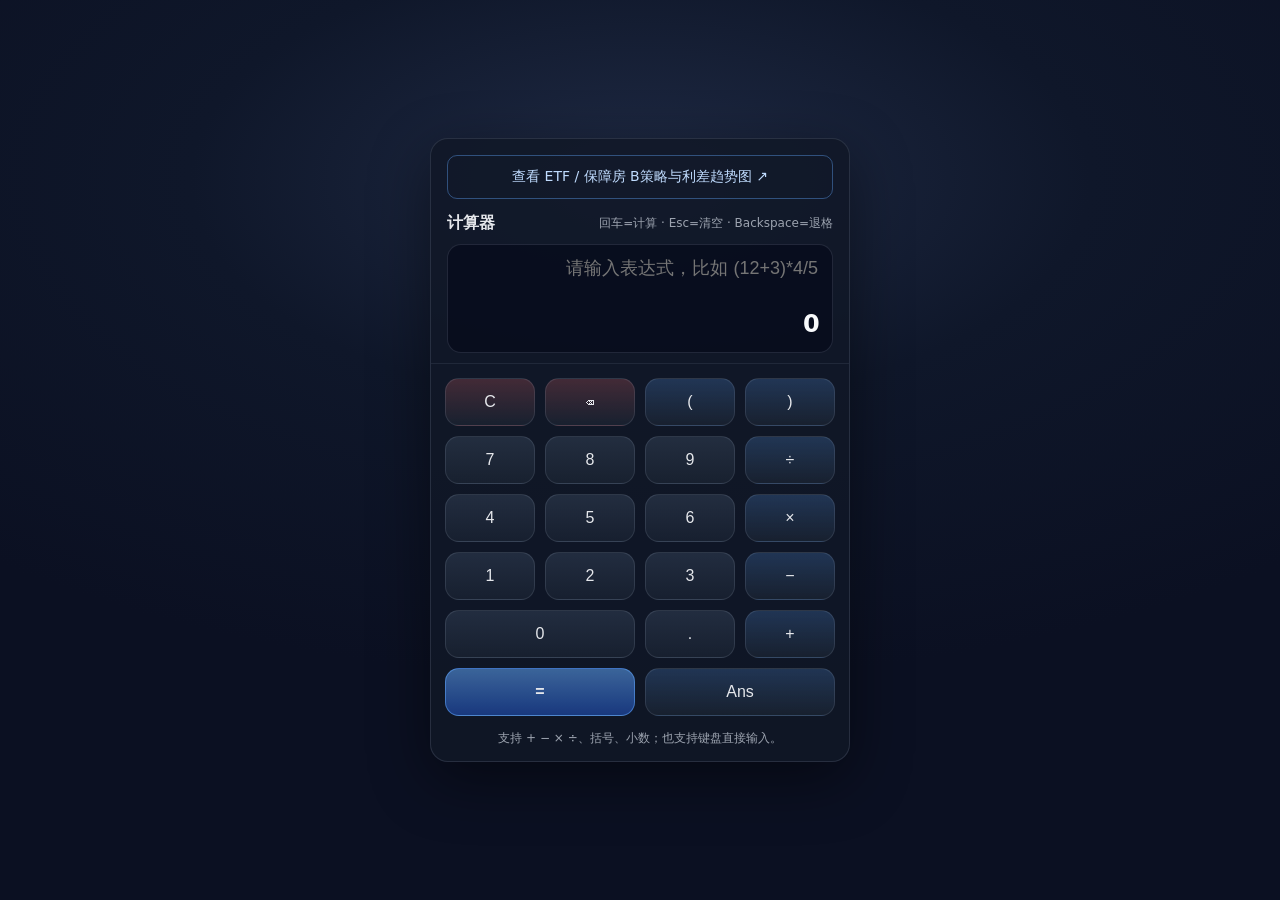
<file: index.html>
<!doctype html>
<html lang="zh-CN">
<head>
  <meta charset="utf-8" />
  <meta name="viewport" content="width=device-width, initial-scale=1" />
  <title>HTML 计算器</title>
  <style>
    :root { --bg:#0f172a; --panel:#111827; --btn:#1f2937; --btn2:#334155; --txt:#e5e7eb; --muted:#9ca3af; --accent:#60a5fa; --danger:#f87171; }
    * { box-sizing: border-box; }
    body{
      margin:0; min-height:100vh; display:grid; place-items:center;
      background: radial-gradient(1000px 500px at 50% 20%, #1f2a44 0%, var(--bg) 45%, #0b1022 100%);
      color:var(--txt); font-family: system-ui, -apple-system, Segoe UI, Roboto, Arial, "PingFang SC", "Microsoft YaHei", sans-serif;
    }
    .wrap{
      width:min(420px, 92vw);
      background: rgba(17,24,39,.86);
      border:1px solid rgba(148,163,184,.18);
      border-radius: 18px;
      box-shadow: 0 18px 60px rgba(0,0,0,.45);
      overflow:hidden;
    }
    .top{
      padding:16px 16px 10px;
      border-bottom:1px solid rgba(148,163,184,.12);
    }
    .brand{
      display:flex; align-items:center; justify-content:space-between; gap:12px;
      margin-bottom:10px;
    }
    .brand .hint{ color:var(--muted); font-size:12px; line-height:1.4; }
    .screen{
      background: rgba(2,6,23,.55);
      border:1px solid rgba(148,163,184,.18);
      border-radius: 14px;
      padding:12px 12px 10px;
    }
    .expr{
      width:100%;
      font-size:18px;
      color:var(--txt);
      background:transparent;
      border:0;
      outline:none;
      text-align:right;
      caret-color: var(--accent);
    }
    .result{
      margin-top:6px;
      text-align:right;
      font-size:24px;
      font-weight:650;
      letter-spacing:.2px;
      min-height: 32px;
      color: #f8fafc;
    }

    .pad{
      display:grid;
      grid-template-columns: repeat(4, 1fr);
      gap:10px;
      padding:14px;
    }
    button{
      appearance:none;
      border:1px solid rgba(148,163,184,.18);
      background: linear-gradient(180deg, rgba(51,65,85,.55), rgba(31,41,55,.55));
      color:var(--txt);
      border-radius: 14px;
      padding:14px 10px;
      font-size:16px;
      cursor:pointer;
      user-select:none;
      transition: transform .05s ease, border-color .12s ease, filter .12s ease;
    }
    button:hover{ border-color: rgba(96,165,250,.45); filter: brightness(1.05); }
    button:active{ transform: translateY(1px); }

    .op{ background: linear-gradient(180deg, rgba(96,165,250,.22), rgba(31,41,55,.55)); }
    .danger{ background: linear-gradient(180deg, rgba(248,113,113,.22), rgba(31,41,55,.55)); }
    .eq{
      background: linear-gradient(180deg, rgba(96,165,250,.55), rgba(37,99,235,.45));
      border-color: rgba(96,165,250,.55);
      font-weight: 650;
    }
    .wide{ grid-column: span 2; }
    .foot{
      padding:0 14px 14px;
      color:var(--muted);
      font-size:12px;
      text-align:center;
    }
    .toast{
      height: 18px;
      margin-top: 6px;
      font-size: 12px;
      color: var(--danger);
      text-align:right;
      opacity:0;
      transition: opacity .15s ease;
    }
    .toast.show{ opacity:1; }
  </style>
</head>
<body>
  <div class="wrap" role="application" aria-label="计算器">
    <div class="top">
      <a href="charts/index.html" style="display:block;margin-bottom:14px;padding:12px;border:1px solid rgba(96,165,250,.4);border-radius:10px;color:#bfdbfe;text-decoration:none;text-align:center;font-size:14px;">查看 ETF / 保障房 B策略与利差趋势图 ↗</a>
      <div class="brand">
        <div style="font-weight:700;">计算器</div>
        <div class="hint">回车=计算 · Esc=清空 · Backspace=退格</div>
      </div>
      <div class="screen">
        <input id="expr" class="expr" inputmode="text" autocomplete="off" spellcheck="false"
               placeholder="请输入表达式，比如 (12+3)*4/5" aria-label="表达式输入框" />
        <div id="toast" class="toast"></div>
        <div id="result" class="result" aria-label="计算结果">0</div>
      </div>
    </div>

    <div class="pad" aria-label="按键区">
      <button class="danger" data-act="clear">C</button>
      <button class="danger" data-act="back">⌫</button>
      <button class="op" data-val="(">(</button>
      <button class="op" data-val=")">)</button>

      <button data-val="7">7</button>
      <button data-val="8">8</button>
      <button data-val="9">9</button>
      <button class="op" data-val="/">÷</button>

      <button data-val="4">4</button>
      <button data-val="5">5</button>
      <button data-val="6">6</button>
      <button class="op" data-val="*">×</button>

      <button data-val="1">1</button>
      <button data-val="2">2</button>
      <button data-val="3">3</button>
      <button class="op" data-val="-">−</button>

      <button class="wide" data-val="0">0</button>
      <button data-val=".">.</button>
      <button class="op" data-val="+">+</button>

      <button class="wide eq" data-act="eval">=</button>
      <button class="op wide" data-act="ans">Ans</button>
    </div>

    <div class="foot">支持 + − × ÷、括号、小数；也支持键盘直接输入。</div>
  </div>

  <script>
    const $expr = document.getElementById("expr");
    const $result = document.getElementById("result");
    const $toast = document.getElementById("toast");

    let lastAns = 0;

    function showError(msg){
      $toast.textContent = msg;
      $toast.classList.add("show");
      setTimeout(() => $toast.classList.remove("show"), 1500);
    }

    function sanitize(raw){
      // 允许数字、空格、小数点、括号、加减乘除
      // 同时把中文/展示符号替换成可计算符号
      return raw
        .replace(/[×xX]/g, "*")
        .replace(/[÷]/g, "/")
        .replace(/[−–—]/g, "-")
        .replace(/，/g, ",")
        .replace(/\s+/g, " ")
        .trim();
    }

    function safeEval(expr){
      const s = sanitize(expr);

      if(!s) return 0;

      // 基本白名单校验：只允许这些字符
      if(!/^[0-9+\-*/().,\s]+$/.test(s)){
        throw new Error("只支持数字、运算符和括号");
      }

      // 防止一些奇怪的连写，比如 "**"、"//"、".." 等（这里做轻量拦截）
      if(/(\*\*|\/\/|\.\.|,,)/.test(s)){
        throw new Error("表达式格式不太对");
      }

      // 用 Function 计算（已做白名单过滤）
      // eslint-disable-next-line no-new-func
      const val = Function("return (" + s + ")")();

      if(typeof val !== "number" || !Number.isFinite(val)){
        throw new Error("结果无效");
      }

      return val;
    }

    function setExprWithCaret(newValue){
      $expr.value = newValue;
      $expr.focus();
      $expr.setSelectionRange($expr.value.length, $expr.value.length);
    }

    function appendValue(v){
      const start = $expr.selectionStart ?? $expr.value.length;
      const end = $expr.selectionEnd ?? $expr.value.length;
      const before = $expr.value.slice(0, start);
      const after = $expr.value.slice(end);

      const next = before + v + after;
      $expr.value = next;

      const caret = (before + v).length;
      $expr.focus();
      $expr.setSelectionRange(caret, caret);
    }

    function backspace(){
      const start = $expr.selectionStart ?? $expr.value.length;
      const end = $expr.selectionEnd ?? $expr.value.length;

      if(start !== end){
        // 有选中范围，直接删除
        const next = $expr.value.slice(0, start) + $expr.value.slice(end);
        $expr.value = next;
        $expr.setSelectionRange(start, start);
        return;
      }
      if(start === 0) return;

      const next = $expr.value.slice(0, start - 1) + $expr.value.slice(start);
      $expr.value = next;
      $expr.setSelectionRange(start - 1, start - 1);
    }

    function clearAll(){
      $expr.value = "";
      $result.textContent = "0";
      lastAns = 0;
      $expr.focus();
    }

    function doEval(){
      try{
        const val = safeEval($expr.value);
        lastAns = val;
        // 控制显示精度，避免 0.30000000004
        const pretty = Number.isInteger(val) ? String(val) : String(parseFloat(val.toFixed(12)));
        $result.textContent = pretty;
      }catch(e){
        showError(e.message || "计算失败");
      }
    }

    document.querySelector(".pad").addEventListener("click", (e) => {
      const btn = e.target.closest("button");
      if(!btn) return;

      const act = btn.dataset.act;
      const val = btn.dataset.val;

      if(act === "clear") return clearAll();
      if(act === "back") return backspace();
      if(act === "eval") return doEval();
      if(act === "ans") return appendValue(String(lastAns));

      if(typeof val === "string") appendValue(val);
    });

    // 键盘支持
    document.addEventListener("keydown", (e) => {
      if (e.target.closest("a")) return;
      if(e.key === "Enter"){
        e.preventDefault();
        doEval();
        return;
      }
      if(e.key === "Escape"){
        e.preventDefault();
        clearAll();
        return;
      }
      if(e.key === "Backspace"){
        // 让输入框内退格更顺滑
        if(document.activeElement === $expr){
          e.preventDefault();
          backspace();
        }
        return;
      }

      // 允许直接输入的字符（拦一下中文输入法候选等）
      const allowed = "0123456789+-*/(). ";
      if(document.activeElement !== $expr) return;
      if(e.key.length === 1 && !allowed.includes(e.key)){
        // 放行中文输入法组合键等
        if(e.isComposing) return;
        e.preventDefault();
      }
    });

    // 初始聚焦
    $expr.focus();
  </script>
</body>
</html>
</file>
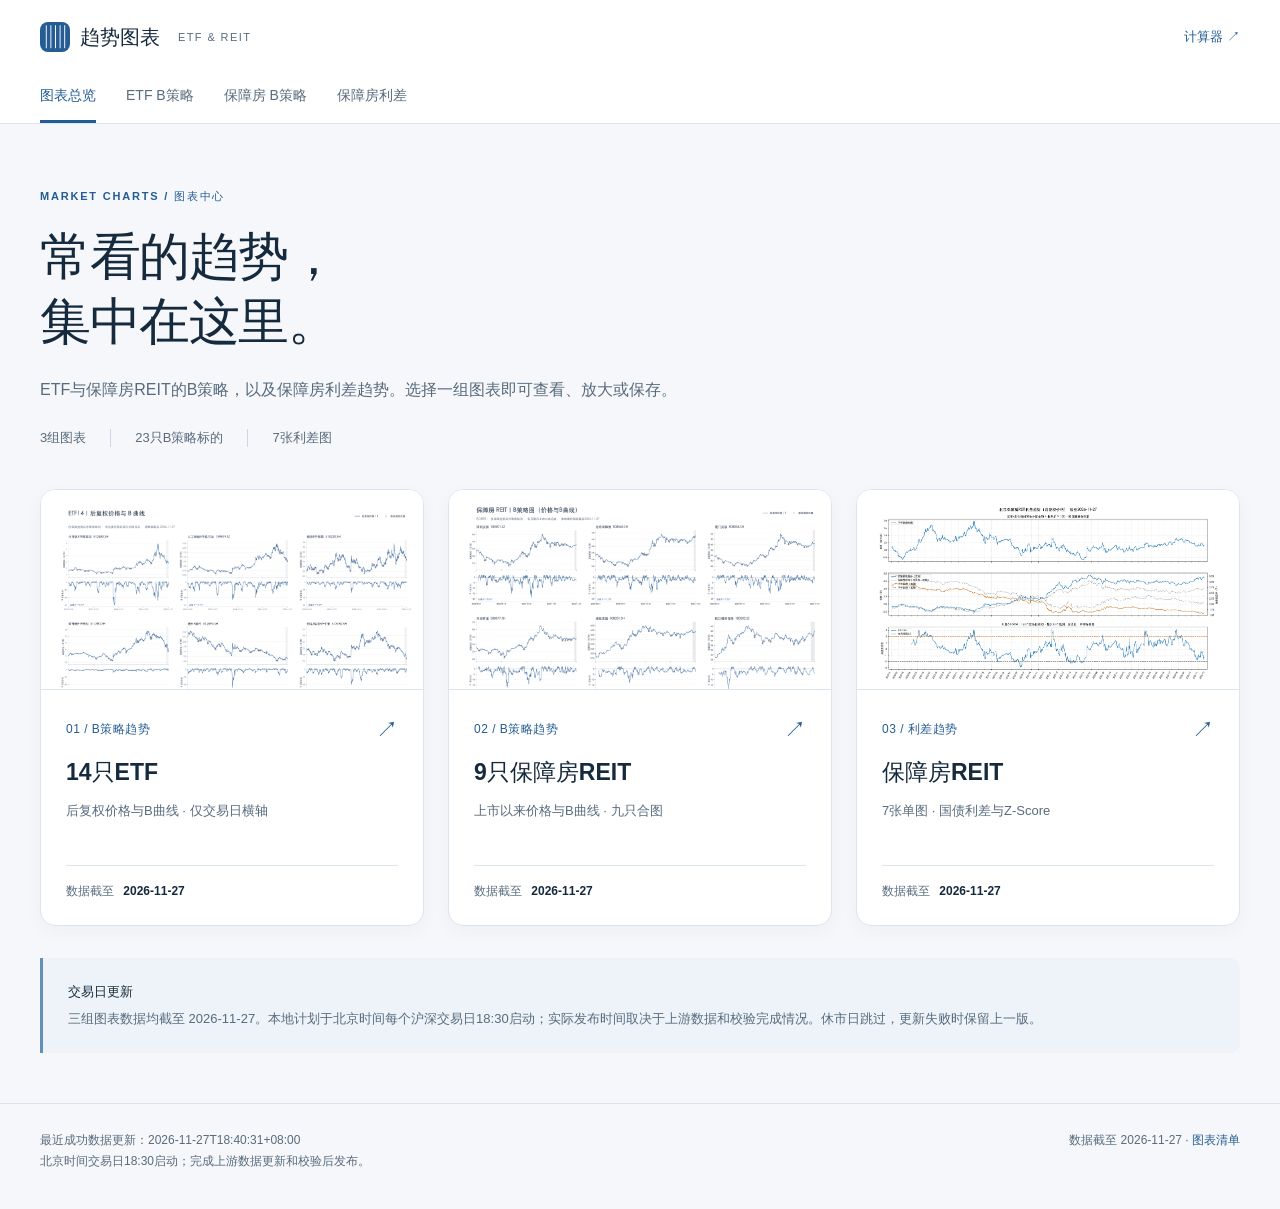
<file: charts/index.html>
<!doctype html>
<html lang="zh-CN">
<head>
<meta charset="utf-8">
<meta name="viewport" content="width=device-width, initial-scale=1">
<meta name="description" content="14只ETF、9只保障房REIT的B策略趋势，以及7只保障房REIT利差趋势图。按组标明数据日期，支持放大与原图下载。">
<meta name="color-scheme" content="light">
<title>图表总览 · 趋势图表</title>
<link rel="stylesheet" href="styles.css">
<script src="charts.js" defer></script>
</head>
<body>
<a class="skip" href="#main">跳到正文</a>
<header class="site-header"><div class="header-inner"><a class="brand" href="index.html"><span class="brand-mark" aria-hidden="true">▥</span> 趋势图表<span class="brand-small">ETF & REIT</span></a><a class="back-link" href="../">计算器 ↗</a></div><nav aria-label="图表分类"><a href="index.html" aria-current="page">图表总览</a><a href="etf-b.html">ETF B策略</a><a href="housing-b.html">保障房 B策略</a><a href="housing-spread.html">保障房利差</a></nav></header>
<main id="main"><section class="hero"><p class="eyebrow">MARKET CHARTS / 图表中心</p><h1>常看的趋势，<br>集中在这里。</h1><p class="intro">ETF与保障房REIT的B策略，以及保障房利差趋势。选择一组图表即可查看、放大或保存。</p><div class="hero-meta"><span>3组图表</span><span>23只B策略标的</span><span>7张利差图</span></div></section><section class="category-grid" aria-label="选择图表分类"><a class="category-card" href="etf-b.html"><div class="card-cover"><img src="assets/etf14-b-20261127-234fd3fd.png" alt="14只ETFB策略趋势预览" loading="lazy"></div><div class="category-body"><div class="category-label"><span>01 / B策略趋势</span><span>↗</span></div><h2>14只ETF</h2><p>后复权价格与B曲线 · 仅交易日横轴</p><div class="card-date">数据截至 <strong>2026-11-27</strong></div></div></a><a class="category-card" href="housing-b.html"><div class="card-cover"><img src="assets/housing9-b-20261127-6614db99.png" alt="9只保障房REITB策略趋势预览" loading="lazy"></div><div class="category-body"><div class="category-label"><span>02 / B策略趋势</span><span>↗</span></div><h2>9只保障房REIT</h2><p>上市以来价格与B曲线 · 九只合图</p><div class="card-date">数据截至 <strong>2026-11-27</strong></div></div></a><a class="category-card" href="housing-spread.html"><div class="card-cover"><img src="assets/spread-508068-sh-20261127-04bf1d10.png" alt="保障房REIT利差趋势预览" loading="lazy"></div><div class="category-body"><div class="category-label"><span>03 / 利差趋势</span><span>↗</span></div><h2>保障房REIT</h2><p>7张单图 · 国债利差与Z-Score</p><div class="card-date">数据截至 <strong>2026-11-27</strong></div></div></a></section><aside class="note"><strong>交易日更新</strong><p>三组图表数据均截至 2026-11-27。本地计划于北京时间每个沪深交易日18:30启动；实际发布时间取决于上游数据和校验完成情况。休市日跳过，更新失败时保留上一版。</p></aside></main>
<footer><span>最近成功数据更新：2026-11-27T18:40:31+08:00<br>北京时间交易日18:30启动；完成上游数据更新和校验后发布。</span><span>数据截至 2026-11-27 · <a href="manifest.json">图表清单</a></span></footer>
</body></html>
</file>
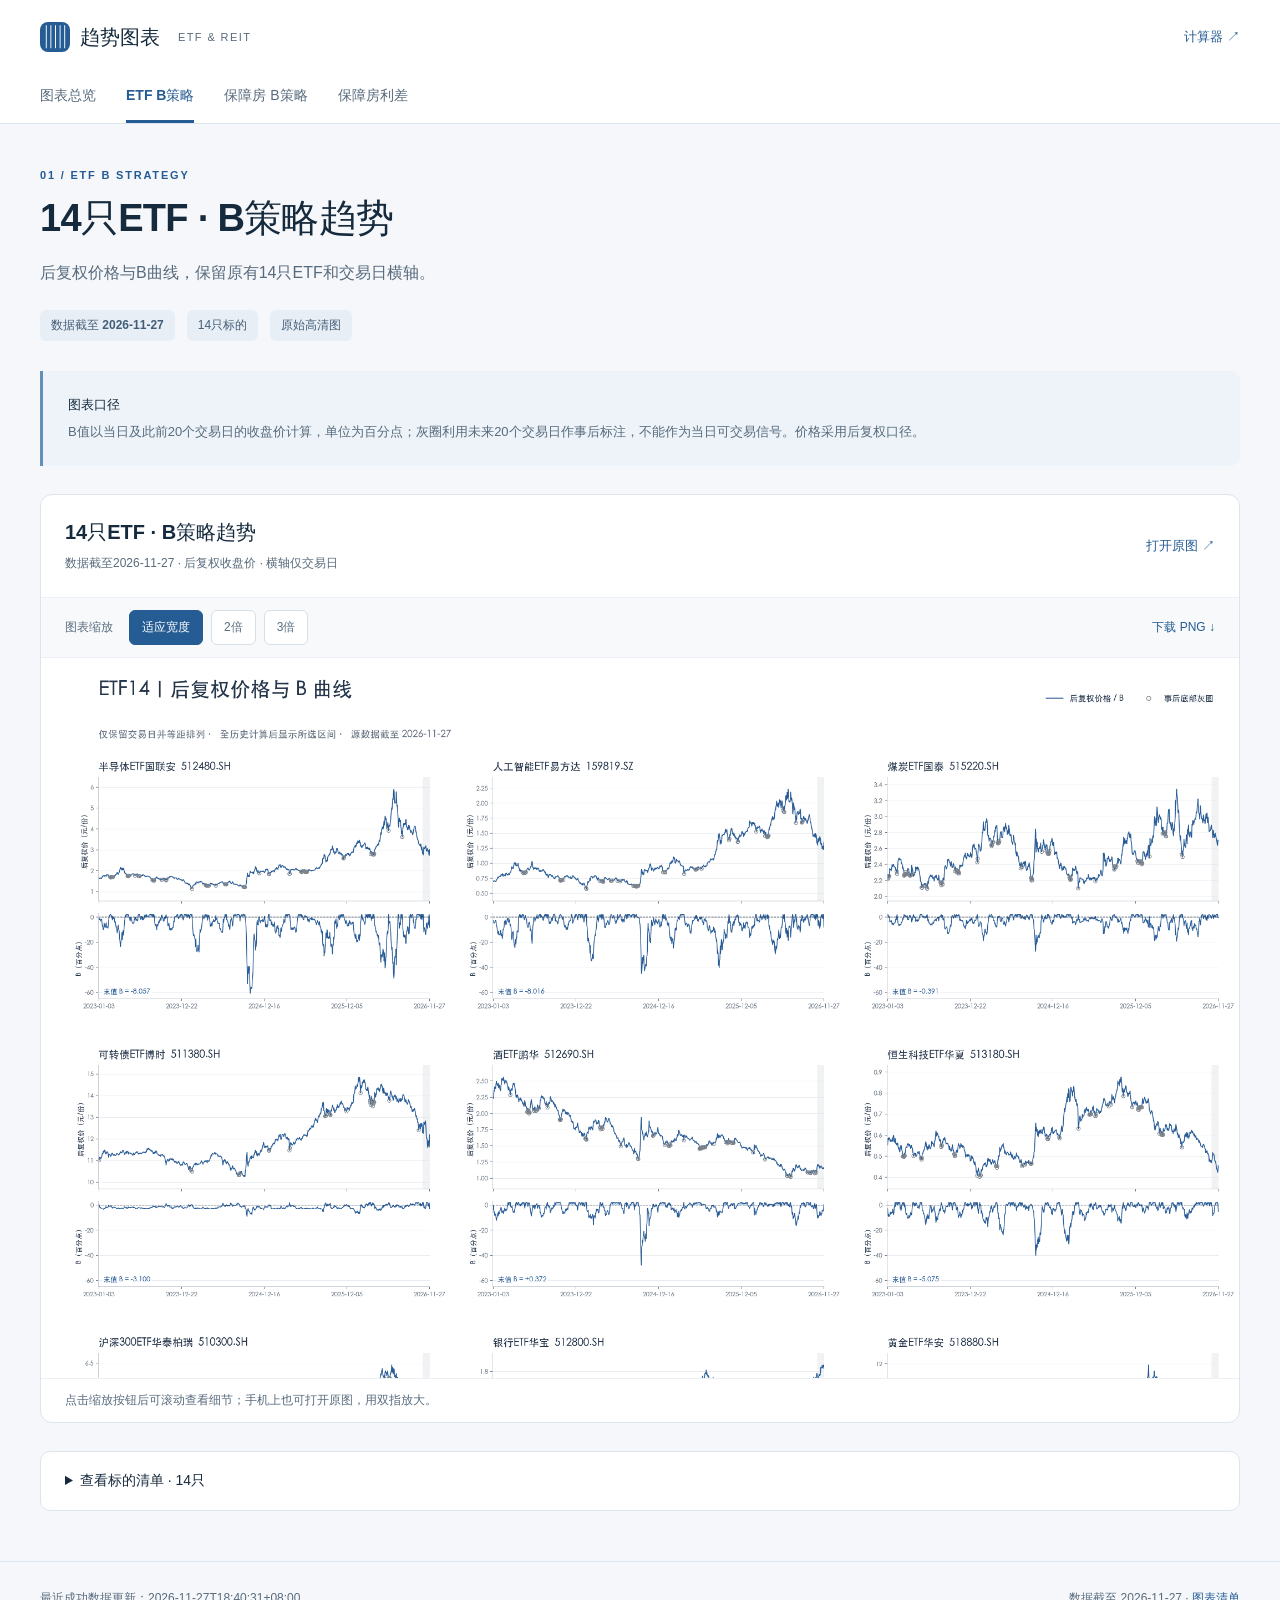
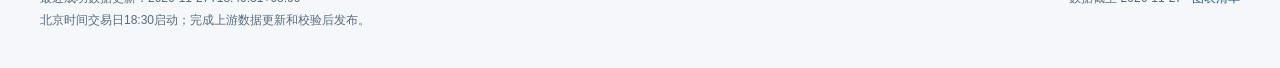
<file: charts/etf-b.html>
<!doctype html>
<html lang="zh-CN">
<head>
<meta charset="utf-8">
<meta name="viewport" content="width=device-width, initial-scale=1">
<meta name="description" content="14只ETF、9只保障房REIT的B策略趋势，以及7只保障房REIT利差趋势图。按组标明数据日期，支持放大与原图下载。">
<meta name="color-scheme" content="light">
<title>14只ETF · B策略趋势 · 趋势图表</title>
<link rel="stylesheet" href="styles.css">
<script src="charts.js" defer></script>
</head>
<body>
<a class="skip" href="#main">跳到正文</a>
<header class="site-header"><div class="header-inner"><a class="brand" href="index.html"><span class="brand-mark" aria-hidden="true">▥</span> 趋势图表<span class="brand-small">ETF & REIT</span></a><a class="back-link" href="../">计算器 ↗</a></div><nav aria-label="图表分类"><a href="index.html">图表总览</a><a href="etf-b.html" aria-current="page">ETF B策略</a><a href="housing-b.html">保障房 B策略</a><a href="housing-spread.html">保障房利差</a></nav></header>
<main id="main"><section class="page-heading"><p class="eyebrow">01 / ETF B STRATEGY</p><h1>14只ETF · B策略趋势</h1><p class="intro">后复权价格与B曲线，保留原有14只ETF和交易日横轴。</p><div class="meta"><span>数据截至 <strong>2026-11-27</strong></span><span>14只标的</span><span>原始高清图</span></div></section><aside class="note compact"><strong>图表口径</strong><p>B值以当日及此前20个交易日的收盘价计算，单位为百分点；灰圈利用未来20个交易日作事后标注，不能作为当日可交易信号。价格采用后复权口径。</p></aside><article class="chart-card">
<div class="chart-top"><div><h2>14只ETF · B策略趋势</h2><p>数据截至2026-11-27 · 后复权收盘价 · 横轴仅交易日</p></div><a class="text-link" href="assets/etf14-b-20261127-234fd3fd.png" target="_blank" rel="noopener">打开原图 ↗</a></div>
<div class="chart-tools" data-chart-tools hidden><span>图表缩放</span><button type="button" data-zoom="1" aria-pressed="true">适应宽度</button><button type="button" data-zoom="2" aria-pressed="false">2倍</button><button type="button" data-zoom="3" aria-pressed="false">3倍</button><a href="assets/etf14-b-20261127-234fd3fd.png" download>下载 PNG ↓</a></div>
<div class="chart-scroll" tabindex="0" role="region" aria-label="14只ETF · B策略趋势，放大后可横向或纵向滚动"><img src="assets/etf14-b-20261127-234fd3fd.png" width="4320" height="5737" alt="14只ETF · B策略趋势；数据截至2026-11-27 · 后复权收盘价 · 横轴仅交易日" loading="eager" decoding="async"></div>
<p class="chart-hint">点击缩放按钮后可滚动查看细节；手机上也可打开原图，用双指放大。</p>
</article><details class="holdings"><summary>查看标的清单 · 14只</summary><div class="holding-grid"><div><span>半导体ETF国联安</span><code>512480.SH</code></div><div><span>人工智能ETF易方达</span><code>159819.SZ</code></div><div><span>煤炭ETF国泰</span><code>515220.SH</code></div><div><span>可转债ETF博时</span><code>511380.SH</code></div><div><span>酒ETF鹏华</span><code>512690.SH</code></div><div><span>恒生科技ETF华夏</span><code>513180.SH</code></div><div><span>沪深300ETF华泰柏瑞</span><code>510300.SH</code></div><div><span>银行ETF华宝</span><code>512800.SH</code></div><div><span>黄金ETF华安</span><code>518880.SH</code></div><div><span>创新药ETF银华</span><code>159992.SZ</code></div><div><span>证券ETF国泰</span><code>512880.SH</code></div><div><span>有色金属ETF南方</span><code>512400.SH</code></div><div><span>恒生指数ETF华夏</span><code>159920.SZ</code></div><div><span>养殖ETF国泰</span><code>159865.SZ</code></div></div></details></main>
<footer><span>最近成功数据更新：2026-11-27T18:40:31+08:00<br>北京时间交易日18:30启动；完成上游数据更新和校验后发布。</span><span>数据截至 2026-11-27 · <a href="manifest.json">图表清单</a></span></footer>
</body></html>
</file>
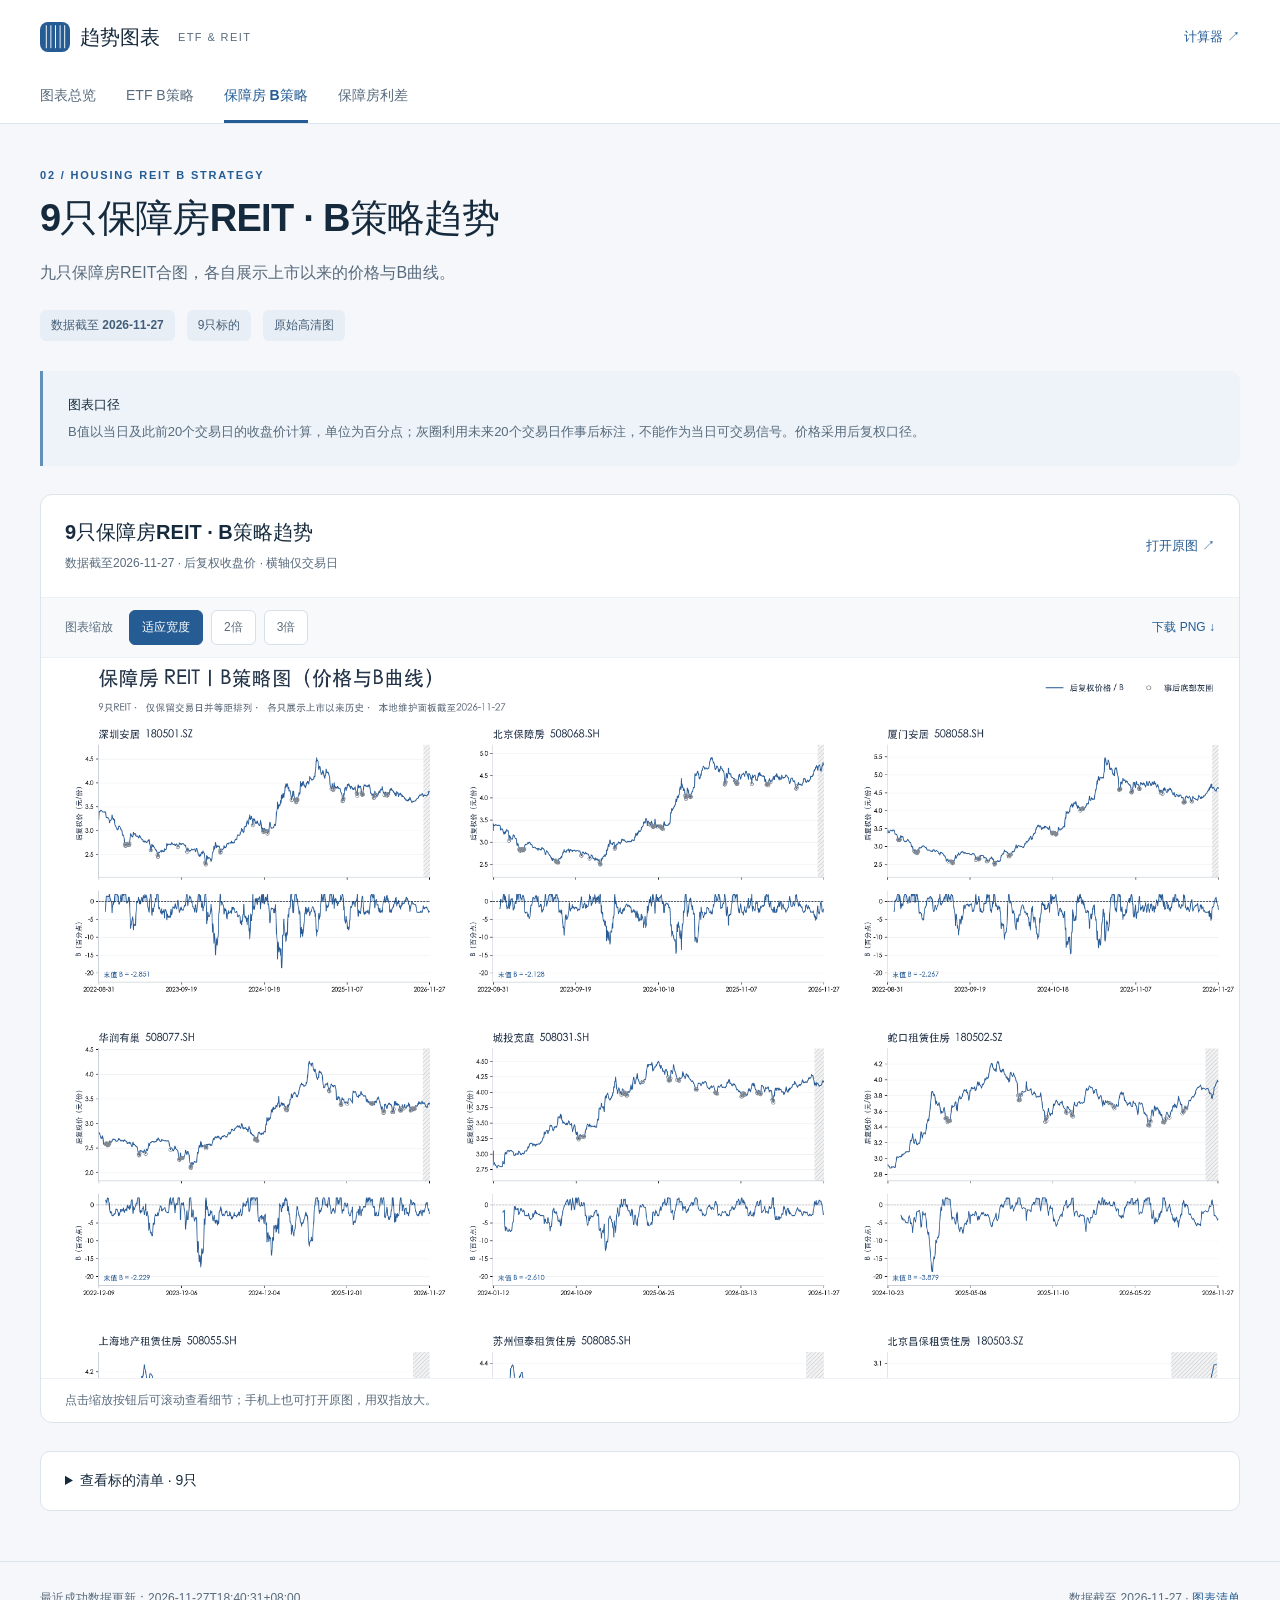
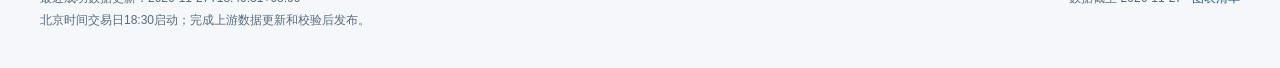
<file: charts/housing-b.html>
<!doctype html>
<html lang="zh-CN">
<head>
<meta charset="utf-8">
<meta name="viewport" content="width=device-width, initial-scale=1">
<meta name="description" content="14只ETF、9只保障房REIT的B策略趋势，以及7只保障房REIT利差趋势图。按组标明数据日期，支持放大与原图下载。">
<meta name="color-scheme" content="light">
<title>9只保障房REIT · B策略趋势 · 趋势图表</title>
<link rel="stylesheet" href="styles.css">
<script src="charts.js" defer></script>
</head>
<body>
<a class="skip" href="#main">跳到正文</a>
<header class="site-header"><div class="header-inner"><a class="brand" href="index.html"><span class="brand-mark" aria-hidden="true">▥</span> 趋势图表<span class="brand-small">ETF & REIT</span></a><a class="back-link" href="../">计算器 ↗</a></div><nav aria-label="图表分类"><a href="index.html">图表总览</a><a href="etf-b.html">ETF B策略</a><a href="housing-b.html" aria-current="page">保障房 B策略</a><a href="housing-spread.html">保障房利差</a></nav></header>
<main id="main"><section class="page-heading"><p class="eyebrow">02 / HOUSING REIT B STRATEGY</p><h1>9只保障房REIT · B策略趋势</h1><p class="intro">九只保障房REIT合图，各自展示上市以来的价格与B曲线。</p><div class="meta"><span>数据截至 <strong>2026-11-27</strong></span><span>9只标的</span><span>原始高清图</span></div></section><aside class="note compact"><strong>图表口径</strong><p>B值以当日及此前20个交易日的收盘价计算，单位为百分点；灰圈利用未来20个交易日作事后标注，不能作为当日可交易信号。价格采用后复权口径。</p></aside><article class="chart-card">
<div class="chart-top"><div><h2>9只保障房REIT · B策略趋势</h2><p>数据截至2026-11-27 · 后复权收盘价 · 横轴仅交易日</p></div><a class="text-link" href="assets/housing9-b-20261127-6614db99.png" target="_blank" rel="noopener">打开原图 ↗</a></div>
<div class="chart-tools" data-chart-tools hidden><span>图表缩放</span><button type="button" data-zoom="1" aria-pressed="true">适应宽度</button><button type="button" data-zoom="2" aria-pressed="false">2倍</button><button type="button" data-zoom="3" aria-pressed="false">3倍</button><a href="assets/housing9-b-20261127-6614db99.png" download>下载 PNG ↓</a></div>
<div class="chart-scroll" tabindex="0" role="region" aria-label="9只保障房REIT · B策略趋势，放大后可横向或纵向滚动"><img src="assets/housing9-b-20261127-6614db99.png" width="4320" height="3600" alt="9只保障房REIT · B策略趋势；数据截至2026-11-27 · 后复权收盘价 · 横轴仅交易日" loading="eager" decoding="async"></div>
<p class="chart-hint">点击缩放按钮后可滚动查看细节；手机上也可打开原图，用双指放大。</p>
</article><details class="holdings"><summary>查看标的清单 · 9只</summary><div class="holding-grid"><div><span>深圳安居</span><code>180501.SZ</code></div><div><span>北京保障房</span><code>508068.SH</code></div><div><span>厦门安居</span><code>508058.SH</code></div><div><span>华润有巢</span><code>508077.SH</code></div><div><span>城投宽庭</span><code>508031.SH</code></div><div><span>蛇口租赁住房</span><code>180502.SZ</code></div><div><span>上海地产租赁住房</span><code>508055.SH</code></div><div><span>苏州恒泰租赁住房</span><code>508085.SH</code></div><div><span>北京昌保租赁住房</span><code>180503.SZ</code></div></div></details></main>
<footer><span>最近成功数据更新：2026-11-27T18:40:31+08:00<br>北京时间交易日18:30启动；完成上游数据更新和校验后发布。</span><span>数据截至 2026-11-27 · <a href="manifest.json">图表清单</a></span></footer>
</body></html>
</file>
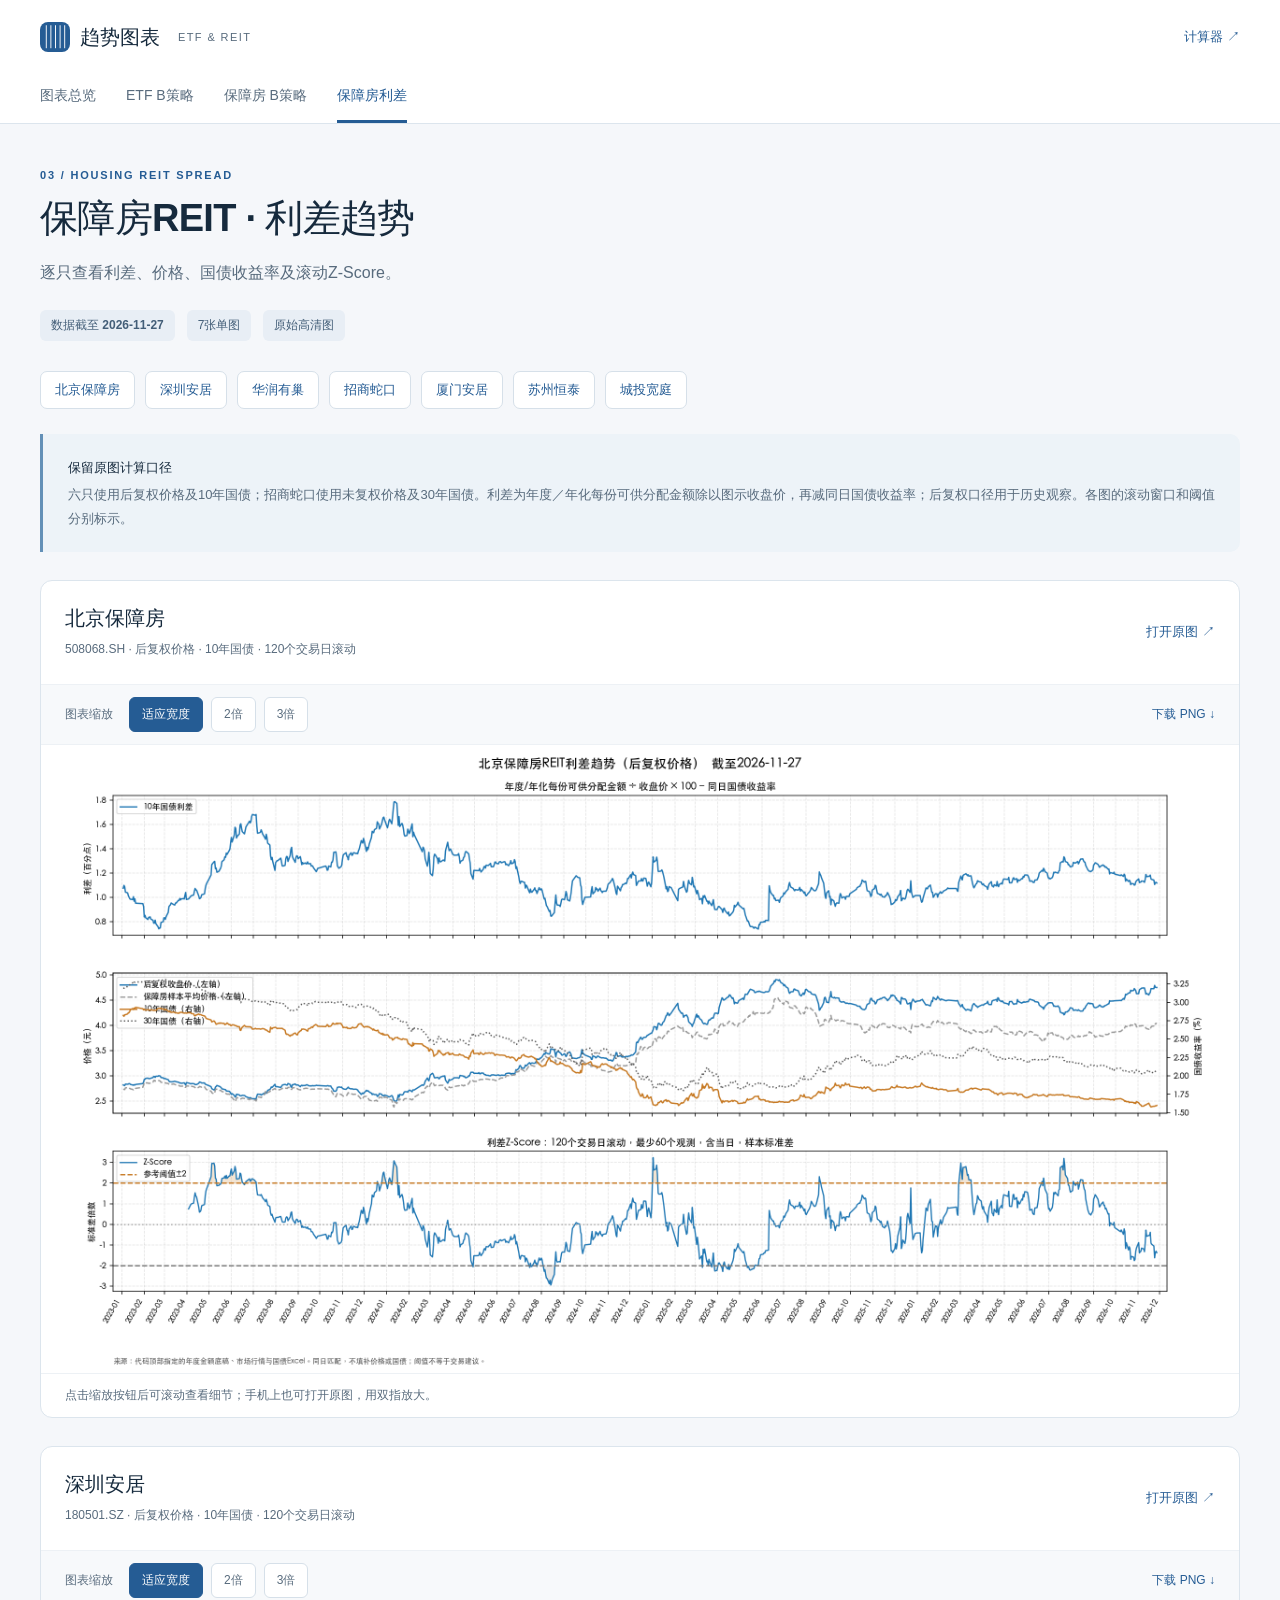
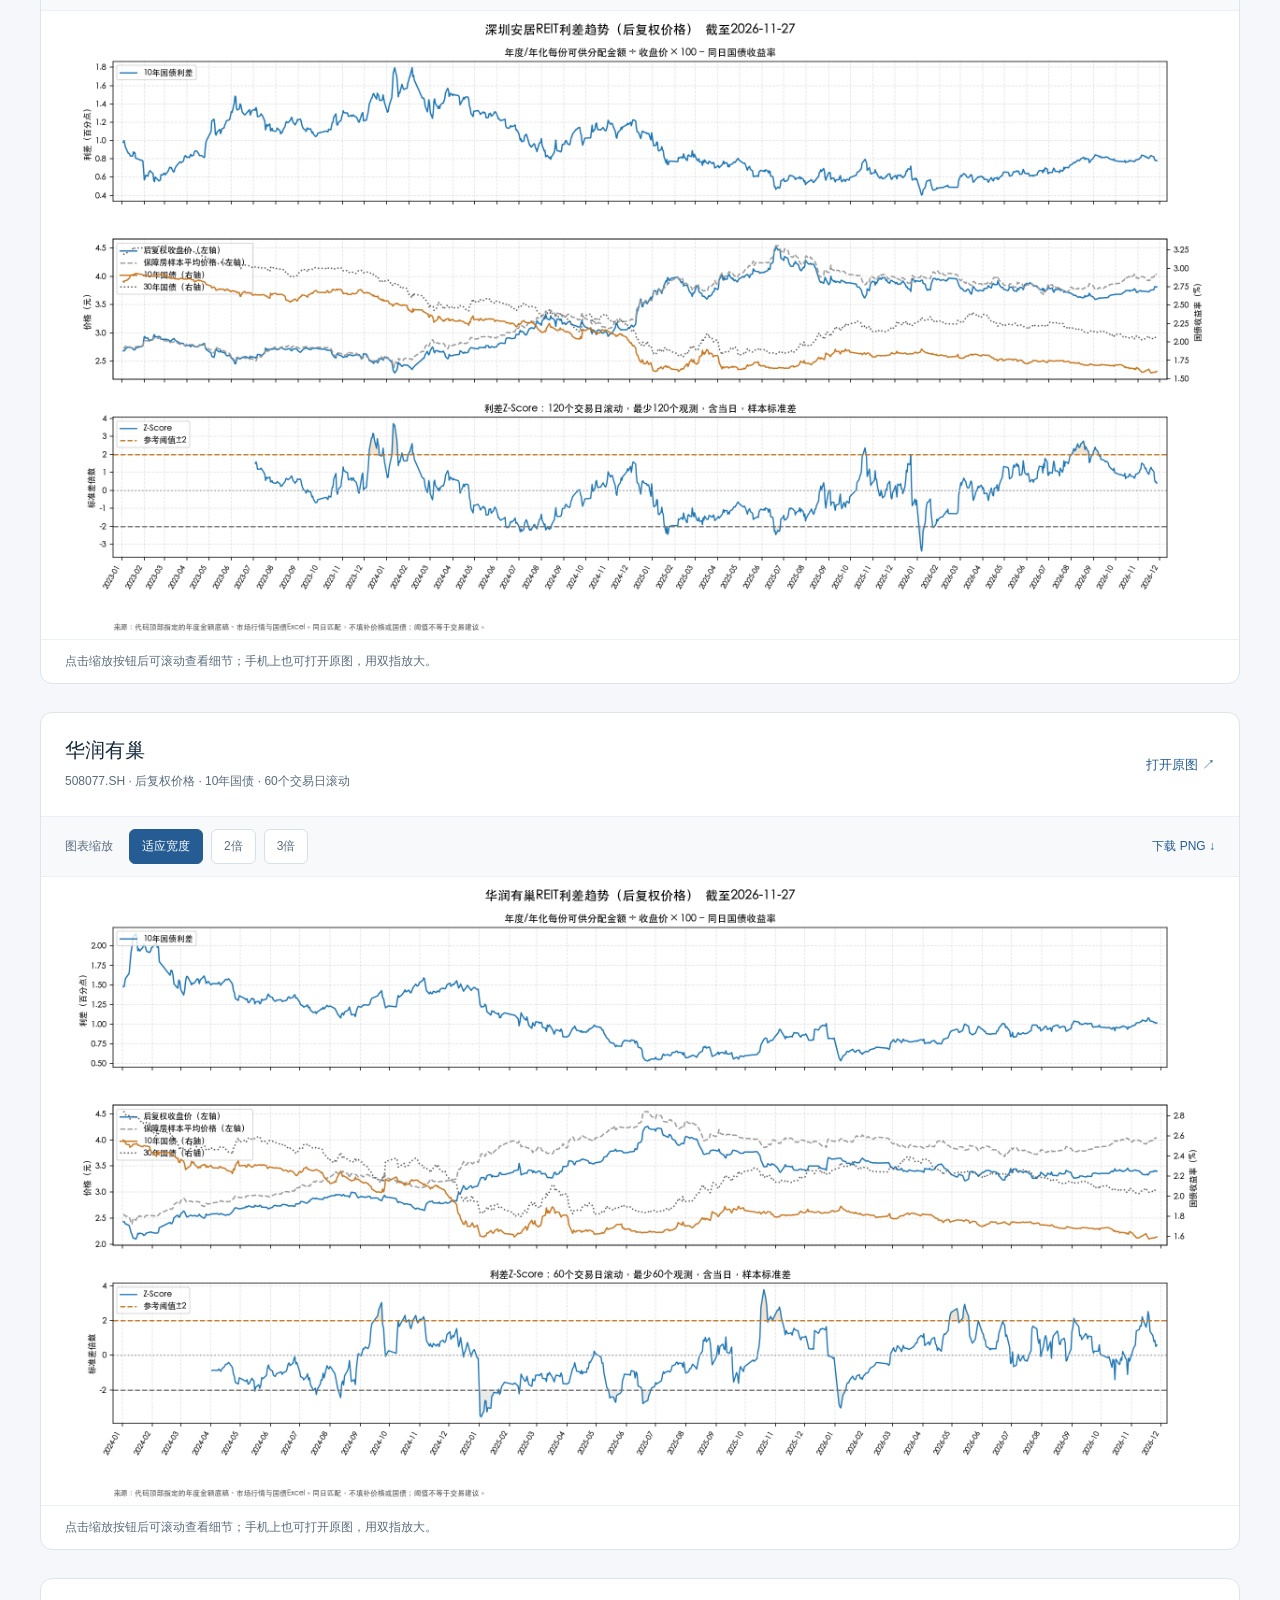
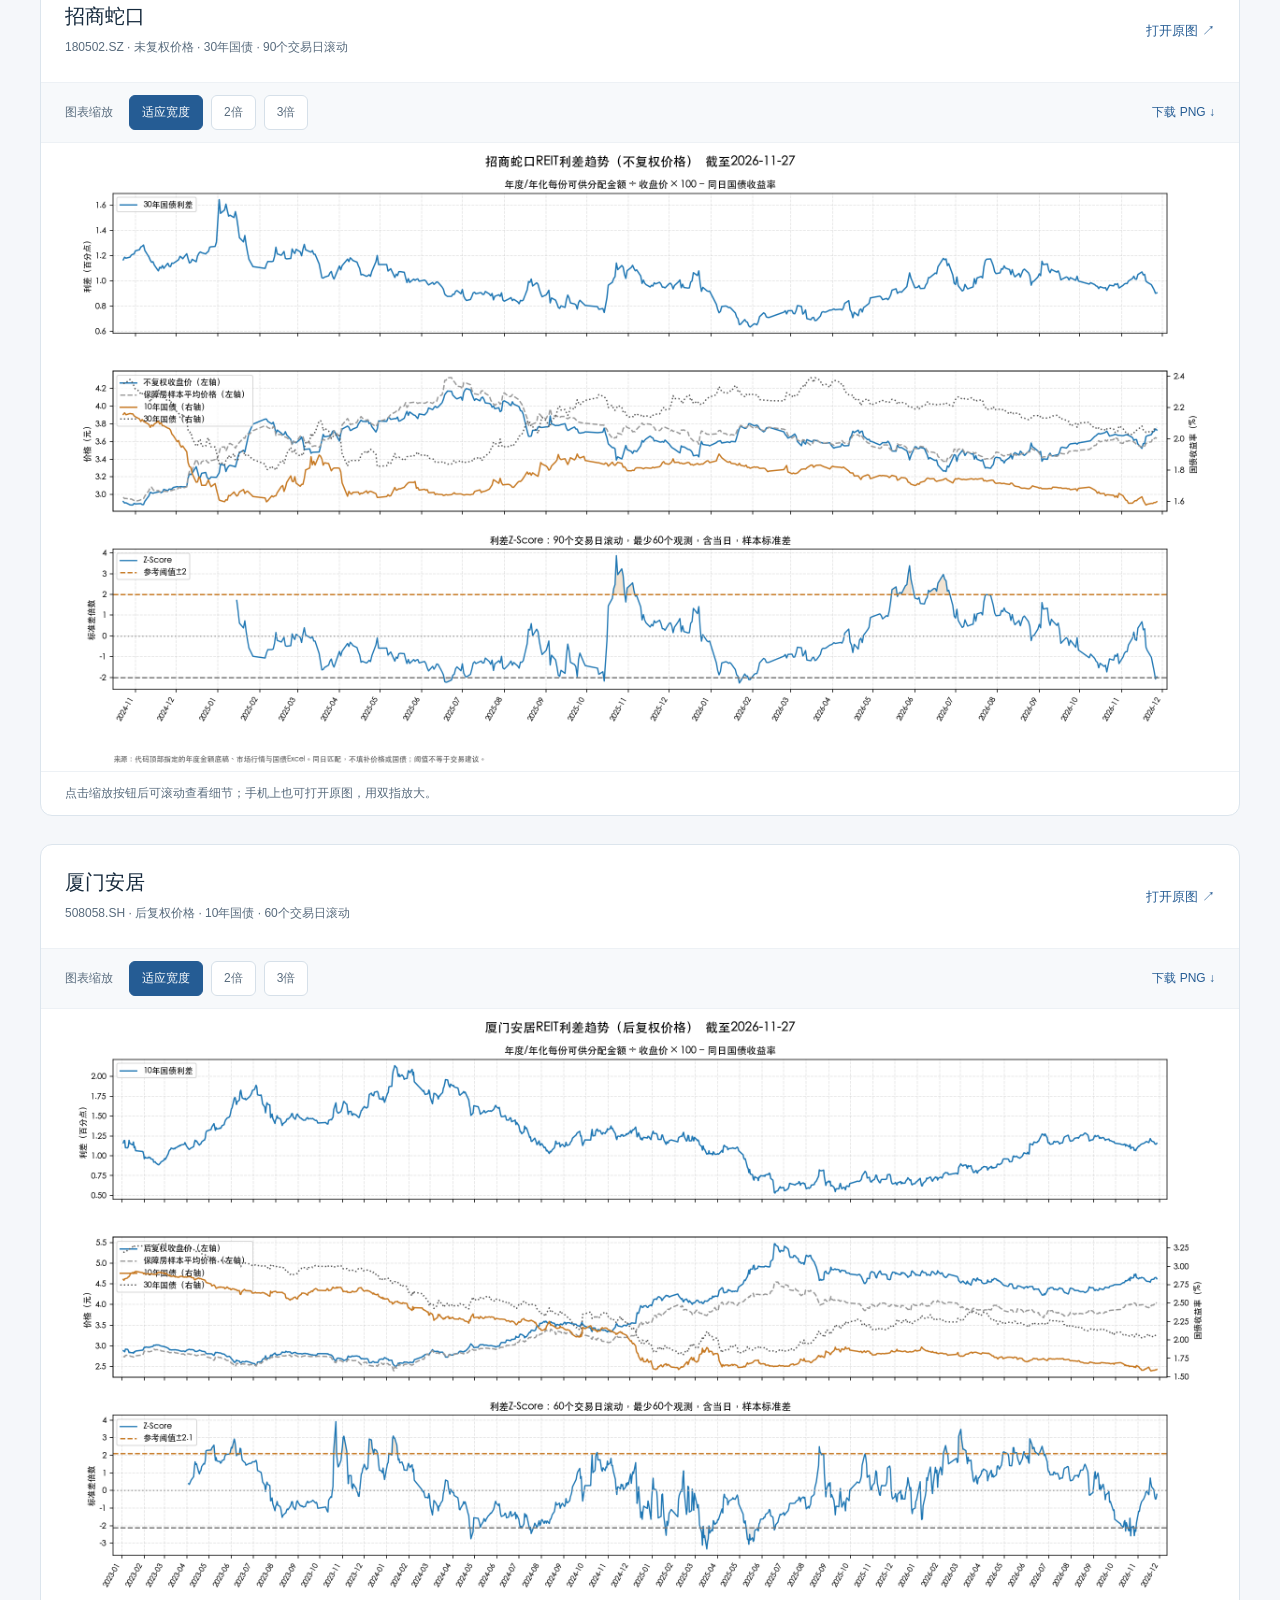
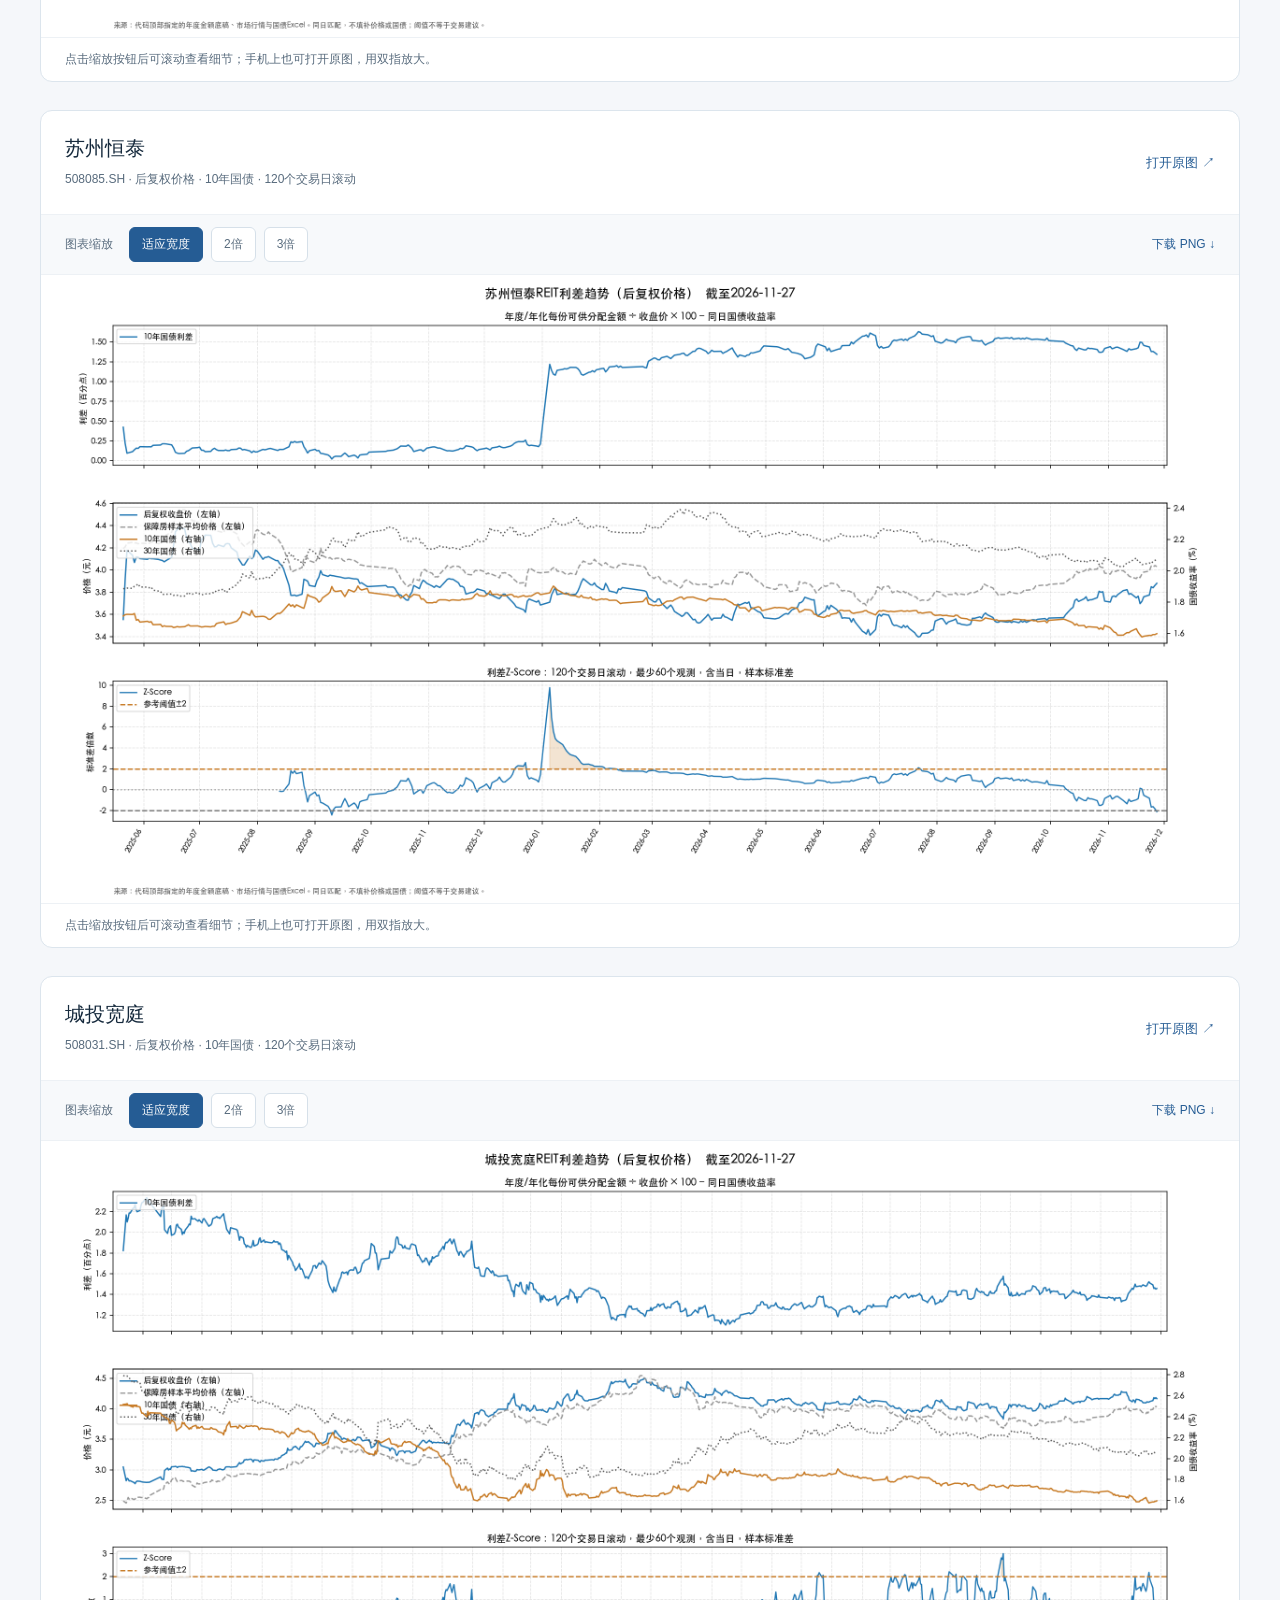
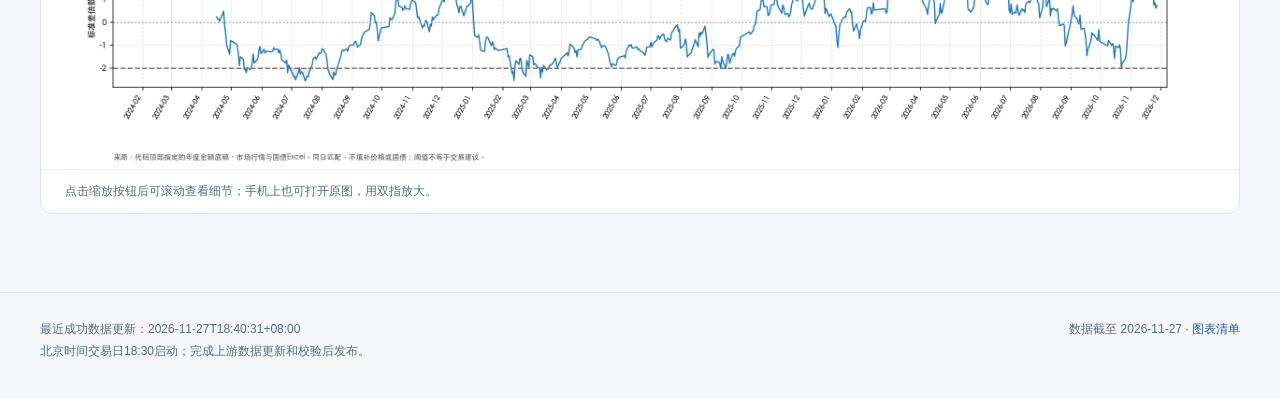
<file: charts/housing-spread.html>
<!doctype html>
<html lang="zh-CN">
<head>
<meta charset="utf-8">
<meta name="viewport" content="width=device-width, initial-scale=1">
<meta name="description" content="14只ETF、9只保障房REIT的B策略趋势，以及7只保障房REIT利差趋势图。按组标明数据日期，支持放大与原图下载。">
<meta name="color-scheme" content="light">
<title>保障房REIT利差趋势 · 趋势图表</title>
<link rel="stylesheet" href="styles.css">
<script src="charts.js" defer></script>
</head>
<body>
<a class="skip" href="#main">跳到正文</a>
<header class="site-header"><div class="header-inner"><a class="brand" href="index.html"><span class="brand-mark" aria-hidden="true">▥</span> 趋势图表<span class="brand-small">ETF & REIT</span></a><a class="back-link" href="../">计算器 ↗</a></div><nav aria-label="图表分类"><a href="index.html">图表总览</a><a href="etf-b.html">ETF B策略</a><a href="housing-b.html">保障房 B策略</a><a href="housing-spread.html" aria-current="page">保障房利差</a></nav></header>
<main id="main"><section class="page-heading"><p class="eyebrow">03 / HOUSING REIT SPREAD</p><h1>保障房REIT · 利差趋势</h1><p class="intro">逐只查看利差、价格、国债收益率及滚动Z-Score。</p><div class="meta"><span>数据截至 <strong>2026-11-27</strong></span><span>7张单图</span><span>原始高清图</span></div></section><nav class="jump-links" aria-label="选择保障房REIT"><a href="#508068-SH">北京保障房</a><a href="#180501-SZ">深圳安居</a><a href="#508077-SH">华润有巢</a><a href="#180502-SZ">招商蛇口</a><a href="#508058-SH">厦门安居</a><a href="#508085-SH">苏州恒泰</a><a href="#508031-SH">城投宽庭</a></nav><aside class="note compact"><strong>保留原图计算口径</strong><p>六只使用后复权价格及10年国债；招商蛇口使用未复权价格及30年国债。利差为年度／年化每份可供分配金额除以图示收盘价，再减同日国债收益率；后复权口径用于历史观察。各图的滚动窗口和阈值分别标示。</p></aside><article class="chart-card" id="508068-SH">
<div class="chart-top"><div><h2>北京保障房</h2><p>508068.SH · 后复权价格 · 10年国债 · 120个交易日滚动</p></div><a class="text-link" href="assets/spread-508068-sh-20261127-04bf1d10.png" target="_blank" rel="noopener">打开原图 ↗</a></div>
<div class="chart-tools" data-chart-tools hidden><span>图表缩放</span><button type="button" data-zoom="1" aria-pressed="true">适应宽度</button><button type="button" data-zoom="2" aria-pressed="false">2倍</button><button type="button" data-zoom="3" aria-pressed="false">3倍</button><a href="assets/spread-508068-sh-20261127-04bf1d10.png" download>下载 PNG ↓</a></div>
<div class="chart-scroll" tabindex="0" role="region" aria-label="北京保障房，放大后可横向或纵向滚动"><img src="assets/spread-508068-sh-20261127-04bf1d10.png" width="2562" height="1344" alt="北京保障房；508068.SH · 后复权价格 · 10年国债 · 120个交易日滚动" loading="eager" decoding="async"></div>
<p class="chart-hint">点击缩放按钮后可滚动查看细节；手机上也可打开原图，用双指放大。</p>
</article><article class="chart-card" id="180501-SZ">
<div class="chart-top"><div><h2>深圳安居</h2><p>180501.SZ · 后复权价格 · 10年国债 · 120个交易日滚动</p></div><a class="text-link" href="assets/spread-180501-sz-20261127-5fa52a5e.png" target="_blank" rel="noopener">打开原图 ↗</a></div>
<div class="chart-tools" data-chart-tools hidden><span>图表缩放</span><button type="button" data-zoom="1" aria-pressed="true">适应宽度</button><button type="button" data-zoom="2" aria-pressed="false">2倍</button><button type="button" data-zoom="3" aria-pressed="false">3倍</button><a href="assets/spread-180501-sz-20261127-5fa52a5e.png" download>下载 PNG ↓</a></div>
<div class="chart-scroll" tabindex="0" role="region" aria-label="深圳安居，放大后可横向或纵向滚动"><img src="assets/spread-180501-sz-20261127-5fa52a5e.png" width="2562" height="1344" alt="深圳安居；180501.SZ · 后复权价格 · 10年国债 · 120个交易日滚动" loading="lazy" decoding="async"></div>
<p class="chart-hint">点击缩放按钮后可滚动查看细节；手机上也可打开原图，用双指放大。</p>
</article><article class="chart-card" id="508077-SH">
<div class="chart-top"><div><h2>华润有巢</h2><p>508077.SH · 后复权价格 · 10年国债 · 60个交易日滚动</p></div><a class="text-link" href="assets/spread-508077-sh-20261127-a7470e51.png" target="_blank" rel="noopener">打开原图 ↗</a></div>
<div class="chart-tools" data-chart-tools hidden><span>图表缩放</span><button type="button" data-zoom="1" aria-pressed="true">适应宽度</button><button type="button" data-zoom="2" aria-pressed="false">2倍</button><button type="button" data-zoom="3" aria-pressed="false">3倍</button><a href="assets/spread-508077-sh-20261127-a7470e51.png" download>下载 PNG ↓</a></div>
<div class="chart-scroll" tabindex="0" role="region" aria-label="华润有巢，放大后可横向或纵向滚动"><img src="assets/spread-508077-sh-20261127-a7470e51.png" width="2562" height="1344" alt="华润有巢；508077.SH · 后复权价格 · 10年国债 · 60个交易日滚动" loading="lazy" decoding="async"></div>
<p class="chart-hint">点击缩放按钮后可滚动查看细节；手机上也可打开原图，用双指放大。</p>
</article><article class="chart-card" id="180502-SZ">
<div class="chart-top"><div><h2>招商蛇口</h2><p>180502.SZ · 未复权价格 · 30年国债 · 90个交易日滚动</p></div><a class="text-link" href="assets/spread-180502-sz-20261127-006c18aa.png" target="_blank" rel="noopener">打开原图 ↗</a></div>
<div class="chart-tools" data-chart-tools hidden><span>图表缩放</span><button type="button" data-zoom="1" aria-pressed="true">适应宽度</button><button type="button" data-zoom="2" aria-pressed="false">2倍</button><button type="button" data-zoom="3" aria-pressed="false">3倍</button><a href="assets/spread-180502-sz-20261127-006c18aa.png" download>下载 PNG ↓</a></div>
<div class="chart-scroll" tabindex="0" role="region" aria-label="招商蛇口，放大后可横向或纵向滚动"><img src="assets/spread-180502-sz-20261127-006c18aa.png" width="2562" height="1344" alt="招商蛇口；180502.SZ · 未复权价格 · 30年国债 · 90个交易日滚动" loading="lazy" decoding="async"></div>
<p class="chart-hint">点击缩放按钮后可滚动查看细节；手机上也可打开原图，用双指放大。</p>
</article><article class="chart-card" id="508058-SH">
<div class="chart-top"><div><h2>厦门安居</h2><p>508058.SH · 后复权价格 · 10年国债 · 60个交易日滚动</p></div><a class="text-link" href="assets/spread-508058-sh-20261127-2db146de.png" target="_blank" rel="noopener">打开原图 ↗</a></div>
<div class="chart-tools" data-chart-tools hidden><span>图表缩放</span><button type="button" data-zoom="1" aria-pressed="true">适应宽度</button><button type="button" data-zoom="2" aria-pressed="false">2倍</button><button type="button" data-zoom="3" aria-pressed="false">3倍</button><a href="assets/spread-508058-sh-20261127-2db146de.png" download>下载 PNG ↓</a></div>
<div class="chart-scroll" tabindex="0" role="region" aria-label="厦门安居，放大后可横向或纵向滚动"><img src="assets/spread-508058-sh-20261127-2db146de.png" width="2562" height="1344" alt="厦门安居；508058.SH · 后复权价格 · 10年国债 · 60个交易日滚动" loading="lazy" decoding="async"></div>
<p class="chart-hint">点击缩放按钮后可滚动查看细节；手机上也可打开原图，用双指放大。</p>
</article><article class="chart-card" id="508085-SH">
<div class="chart-top"><div><h2>苏州恒泰</h2><p>508085.SH · 后复权价格 · 10年国债 · 120个交易日滚动</p></div><a class="text-link" href="assets/spread-508085-sh-20261127-6d8867f4.png" target="_blank" rel="noopener">打开原图 ↗</a></div>
<div class="chart-tools" data-chart-tools hidden><span>图表缩放</span><button type="button" data-zoom="1" aria-pressed="true">适应宽度</button><button type="button" data-zoom="2" aria-pressed="false">2倍</button><button type="button" data-zoom="3" aria-pressed="false">3倍</button><a href="assets/spread-508085-sh-20261127-6d8867f4.png" download>下载 PNG ↓</a></div>
<div class="chart-scroll" tabindex="0" role="region" aria-label="苏州恒泰，放大后可横向或纵向滚动"><img src="assets/spread-508085-sh-20261127-6d8867f4.png" width="2562" height="1344" alt="苏州恒泰；508085.SH · 后复权价格 · 10年国债 · 120个交易日滚动" loading="lazy" decoding="async"></div>
<p class="chart-hint">点击缩放按钮后可滚动查看细节；手机上也可打开原图，用双指放大。</p>
</article><article class="chart-card" id="508031-SH">
<div class="chart-top"><div><h2>城投宽庭</h2><p>508031.SH · 后复权价格 · 10年国债 · 120个交易日滚动</p></div><a class="text-link" href="assets/spread-508031-sh-20261127-af17f4b3.png" target="_blank" rel="noopener">打开原图 ↗</a></div>
<div class="chart-tools" data-chart-tools hidden><span>图表缩放</span><button type="button" data-zoom="1" aria-pressed="true">适应宽度</button><button type="button" data-zoom="2" aria-pressed="false">2倍</button><button type="button" data-zoom="3" aria-pressed="false">3倍</button><a href="assets/spread-508031-sh-20261127-af17f4b3.png" download>下载 PNG ↓</a></div>
<div class="chart-scroll" tabindex="0" role="region" aria-label="城投宽庭，放大后可横向或纵向滚动"><img src="assets/spread-508031-sh-20261127-af17f4b3.png" width="2562" height="1344" alt="城投宽庭；508031.SH · 后复权价格 · 10年国债 · 120个交易日滚动" loading="lazy" decoding="async"></div>
<p class="chart-hint">点击缩放按钮后可滚动查看细节；手机上也可打开原图，用双指放大。</p>
</article></main>
<footer><span>最近成功数据更新：2026-11-27T18:40:31+08:00<br>北京时间交易日18:30启动；完成上游数据更新和校验后发布。</span><span>数据截至 2026-11-27 · <a href="manifest.json">图表清单</a></span></footer>
</body></html>
</file>
<file: charts/styles.css>
:root{--ink:#162a3d;--muted:#586b7d;--blue:#255c94;--line:#dce5ed;--paper:#f5f7fa;--soft:#edf3f8;font-family:-apple-system,BlinkMacSystemFont,"Segoe UI","PingFang SC","Microsoft YaHei",sans-serif;color:var(--ink);background:var(--paper);font-synthesis:none}
*{box-sizing:border-box}html{scroll-behavior:smooth;scroll-padding-top:140px}body{margin:0}a{color:var(--blue);text-underline-offset:4px}button,a{-webkit-tap-highlight-color:transparent}button{font:inherit}a:focus-visible,button:focus-visible,summary:focus-visible,.chart-scroll:focus-visible{outline:3px solid #4387c5;outline-offset:4px}.skip{position:fixed;left:16px;top:-80px;padding:12px;background:white;z-index:5}.skip:focus{top:16px}.site-header{background:rgba(255,255,255,.97);border-bottom:1px solid var(--line);position:sticky;top:0;z-index:3}.header-inner,nav[aria-label="图表分类"]{max-width:1440px;margin:auto;padding:0 40px}.header-inner{height:74px;display:flex;justify-content:space-between;align-items:center}.brand{display:flex;align-items:center;gap:10px;font-size:20px;font-weight:750;color:var(--ink);text-decoration:none}.brand-mark{background:var(--blue);color:white;width:30px;height:30px;border-radius:8px;display:grid;place-items:center;font-size:23px}.brand-small{font-size:11px;letter-spacing:1.4px;color:var(--muted);font-weight:500;padding-left:8px}.back-link{font-size:13px;text-decoration:none}nav[aria-label="图表分类"]{display:flex;gap:30px;overflow-x:auto;white-space:nowrap}nav[aria-label="图表分类"] a{font-size:14px;color:var(--muted);padding:13px 0 15px;text-decoration:none;border-bottom:3px solid transparent}nav[aria-label="图表分类"] a[aria-current]{color:var(--blue);border-color:var(--blue);font-weight:650}main{max-width:1440px;margin:0 auto;padding:0 40px 50px}.hero{padding:65px 0 42px;max-width:780px}.eyebrow{font-size:11px;color:var(--blue);letter-spacing:1.8px;font-weight:750;margin:0 0 20px}.hero h1{font-size:clamp(34px,4vw,54px);line-height:1.27;font-weight:730;letter-spacing:-1.5px;margin:0 0 22px}h1{font-size:clamp(27px,3vw,38px);line-height:1.35;letter-spacing:-.7px;margin:0 0 15px}h2{font-weight:680}.intro{color:var(--muted);font-size:16px;line-height:1.8;max-width:760px;margin:0}.hero-meta{display:flex;gap:24px;margin-top:24px;font-size:13px;color:var(--muted)}.hero-meta span+span{padding-left:24px;border-left:1px solid #ccd7e1}.category-grid{display:grid;grid-template-columns:repeat(3,minmax(0,1fr));gap:24px}.category-card{display:block;border:1px solid var(--line);border-radius:15px;background:#fff;text-decoration:none;color:var(--ink);overflow:hidden;box-shadow:0 6px 20px rgba(31,57,83,.035);transition:transform .15s,border-color .15s}.category-card:hover{transform:translateY(-4px);border-color:#91b1cf}.card-cover{height:200px;overflow:hidden;border-bottom:1px solid var(--line);background:white;padding:14px 10px 0}.card-cover img{width:100%;height:auto;display:block}.category-body{padding:25px}.category-label{color:var(--blue);font-size:12px;display:flex;justify-content:space-between;align-items:center;letter-spacing:.5px}.category-label span:last-child{font-size:22px}.category-body h2{font-size:23px;margin:12px 0}.category-body p{font-size:13px;color:var(--muted);line-height:1.6;min-height:42px}.card-date{border-top:1px solid var(--line);padding-top:17px;margin-top:22px;font-size:12px;color:var(--muted)}.card-date strong{color:var(--ink);margin-left:6px;font-weight:600;font-variant-numeric:tabular-nums}.note{padding:22px 25px;background:var(--soft);border-left:3px solid #6390b7;border-radius:0 10px 10px 0;margin:32px 0 0;font-size:13px;line-height:1.8}.note strong{font-weight:650}.note p{margin:4px 0 0;color:var(--muted)}.note.compact{margin:0 0 28px}.page-heading{padding:45px 0 30px}.page-heading .eyebrow{margin-bottom:12px}.meta{display:flex;gap:12px;flex-wrap:wrap;margin:22px 0 0}.meta span{background:#e8eef5;color:#435e78;border-radius:6px;padding:7px 11px;font-size:12px}.meta strong{font-weight:650}.chart-card{background:white;border:1px solid var(--line);border-radius:12px;overflow:hidden;margin:0 0 28px;scroll-margin-top:140px}.chart-top{padding:24px;display:flex;justify-content:space-between;align-items:center;gap:20px}.chart-top h2{font-size:20px;margin:0 0 7px}.chart-top p{color:var(--muted);font-size:12px;margin:0;line-height:1.7}.text-link{font-size:13px;white-space:nowrap;text-decoration:none}.chart-tools{display:flex;align-items:center;flex-wrap:wrap;gap:8px;padding:12px 24px;background:#f7f9fb;border-top:1px solid #edf1f5;border-bottom:1px solid #edf1f5;font-size:12px}.chart-tools[hidden]{display:none}.chart-tools>span{color:var(--muted);margin-right:8px}.chart-tools button{background:white;border:1px solid #d6e0e9;padding:8px 12px;border-radius:6px;color:var(--muted);cursor:pointer}.chart-tools button[aria-pressed="true"]{background:var(--blue);border-color:var(--blue);color:white}.chart-tools a{margin-left:auto;text-decoration:none;padding:8px 0}.chart-scroll{overflow:auto;max-height:80vh;overscroll-behavior-x:contain}.chart-scroll img{display:block;width:100%;max-width:none;height:auto}.chart-hint{font-size:12px;color:var(--muted);padding:12px 24px;margin:0;border-top:1px solid #edf1f5;line-height:1.6}.holdings{border:1px solid var(--line);border-radius:10px;background:#fff;padding:20px 24px}.holdings summary{font-size:14px;cursor:pointer}.holding-grid{display:grid;grid-template-columns:repeat(3,minmax(0,1fr));gap:16px;margin-top:24px}.holding-grid>div{display:flex;flex-direction:column;gap:5px}.holding-grid span{font-size:13px}.holding-grid code{color:var(--muted);font-size:12px}.jump-links{display:flex;flex-wrap:wrap;gap:10px;margin:0 0 25px}.jump-links a{padding:9px 14px;border:1px solid #d6e0e9;border-radius:7px;font-size:13px;text-decoration:none;background:white}.jump-links a:hover{background:var(--soft)}footer{max-width:1440px;margin:0 auto;padding:26px 40px 36px;border-top:1px solid var(--line);color:var(--muted);font-size:12px;line-height:1.8;display:flex;justify-content:space-between;gap:14px}footer a{text-decoration:none}@media(min-width:1800px){main,.header-inner,nav[aria-label="图表分类"],footer{max-width:1640px}}@media(max-width:850px){.category-grid{grid-template-columns:1fr}.category-card{display:grid;grid-template-columns:35% 1fr}.card-cover{height:100%;max-height:240px;border-bottom:0;border-right:1px solid var(--line)}.category-body p{min-height:0}.category-body{padding:22px}.card-date{margin-top:14px;padding-top:12px}.holding-grid{grid-template-columns:repeat(2,minmax(0,1fr))}}@media(max-width:540px){html{scroll-padding-top:130px}main{padding:0 18px 34px}.header-inner,nav[aria-label="图表分类"]{padding-left:18px;padding-right:18px}.header-inner{height:64px}.brand-small{display:none}.brand{font-size:18px}nav[aria-label="图表分类"]{gap:22px}nav[aria-label="图表分类"] a{font-size:13px}.hero{padding-top:38px}.hero-meta{gap:12px;font-size:11px}.hero-meta span+span{padding-left:12px}.category-card{grid-template-columns:1fr}.card-cover{height:150px;border:0;border-bottom:1px solid var(--line)}.category-body h2{font-size:22px}.category-body p{font-size:13px}.page-heading{padding-top:32px}.intro{font-size:14px}.note{padding:17px 18px}.chart-top{padding:18px;align-items:flex-start}.chart-top h2{font-size:17px}.chart-top p{font-size:11px}.text-link{font-size:12px}.chart-tools{padding:10px 14px;gap:6px}.chart-tools>span{display:none}.chart-tools button{padding:8px 10px}.chart-hint{padding:12px 16px}.holding-grid{gap:18px 12px}.holdings{padding:20px 18px}.holding-grid span{font-size:12px}.jump-links{gap:8px}.jump-links a{font-size:12px;padding:9px 11px}footer{margin:0 18px;padding:24px 0;display:block}footer span{display:block;margin-bottom:6px}}@media(prefers-reduced-motion:reduce){html{scroll-behavior:auto}.category-card{transition:none}}
</file>
